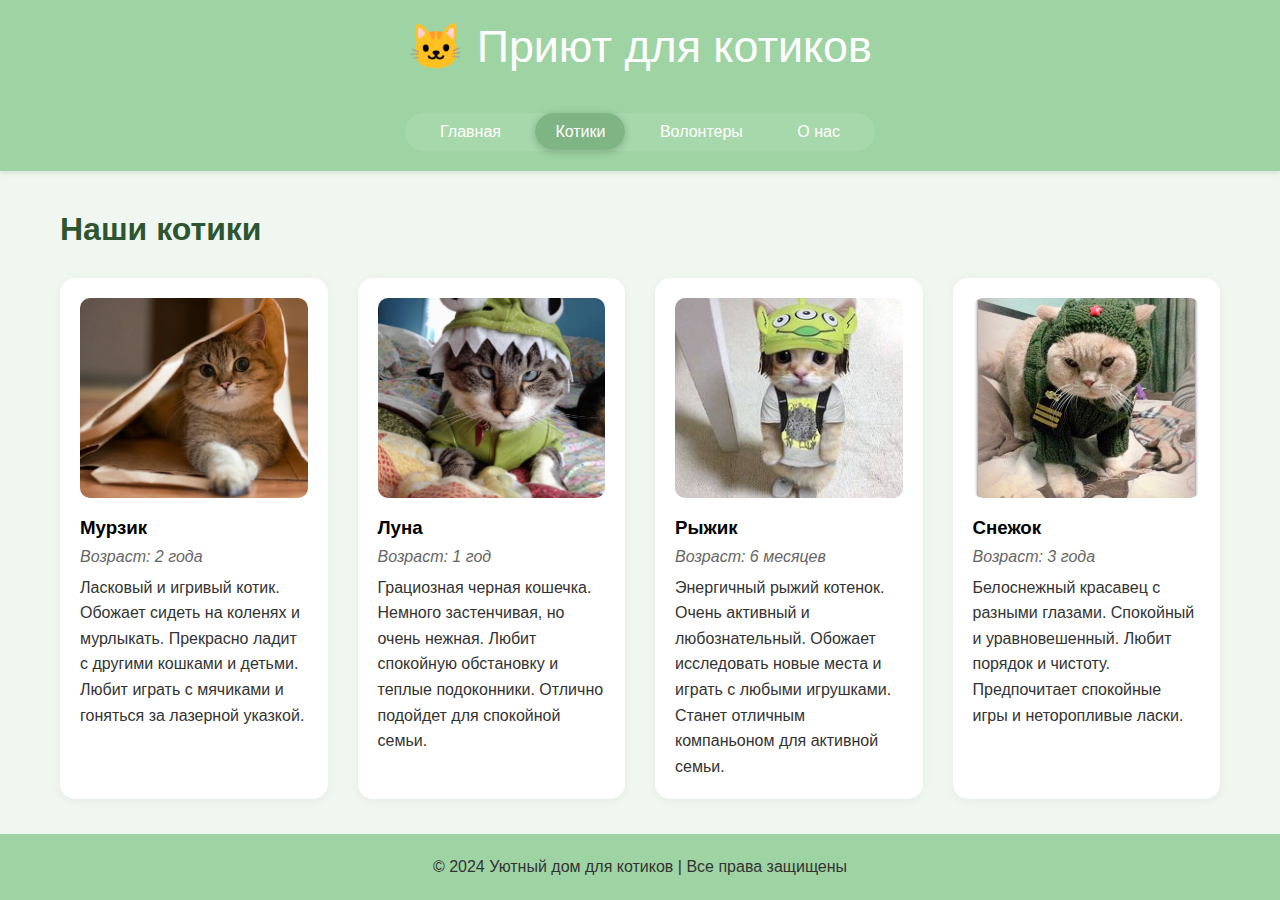
<file: cats.html>
<!DOCTYPE html>
<html lang="ru">
<head>
    <meta charset="UTF-8">
    <meta name="viewport" content="width=device-width, initial-scale=1.0">
    <title>Наши котики - Приют для котиков</title>
    <link rel="stylesheet" href="style.css">
</head>
<body>
    <header>
        <div class="logo">🐱 Приют для котиков</div>
        <nav class="main-nav">
            <a href="index.html">Главная</a>
            <a href="cats.html" class="active">Котики</a>
            <a href="volunteers.html">Волонтеры</a>
            <a href="about.html">О нас</a>
        </nav>
    </header>

    <div class="main-content">
        <h1>Наши котики</h1>
        <div class="cats-grid">
            <div class="cat-card">
                <img src="images/cat1.jpg" alt="Мурзик">
                <h3>Мурзик</h3>
                <p class="cat-age">Возраст: 2 года</p>
                <p>Ласковый и игривый котик. Обожает сидеть на коленях и мурлыкать. 
                   Прекрасно ладит с другими кошками и детьми. Любит играть с мячиками 
                   и гоняться за лазерной указкой.</p>
            </div>
            <div class="cat-card">
                <img src="images/cat2.jpg" alt="Луна">
                <h3>Луна</h3>
                <p class="cat-age">Возраст: 1 год</p>
                <p>Грациозная черная кошечка. Немного застенчивая, но очень нежная. 
                   Любит спокойную обстановку и теплые подоконники. Отлично подойдет 
                   для спокойной семьи.</p>
            </div>
            <div class="cat-card">
                <img src="images/cat3.jpg" alt="Рыжик">
                <h3>Рыжик</h3>
                <p class="cat-age">Возраст: 6 месяцев</p>
                <p>Энергичный рыжий котенок. Очень активный и любознательный. 
                   Обожает исследовать новые места и играть с любыми игрушками. 
                   Станет отличным компаньоном для активной семьи.</p>
            </div>
            <div class="cat-card">
                <img src="images/cat4.jpg" alt="Снежок">
                <h3>Снежок</h3>
                <p class="cat-age">Возраст: 3 года</p>
                <p>Белоснежный красавец с разными глазами. Спокойный и уравновешенный. 
                   Любит порядок и чистоту. Предпочитает спокойные игры и 
                   неторопливые ласки.</p>
            </div>
        </div>
    </div>

    <footer>
        <p>© 2024 Уютный дом для котиков | Все права защищены</p>
    </footer>
</body>
</html>
</file>
<file: style.css>
* {
    margin: 0;
    padding: 0;
    box-sizing: border-box;
    font-family: 'Segoe UI', Tahoma, Geneva, Verdana, sans-serif;
}

body {
    background-color: #f0f7f0;
}

header {
    background-color: #9ed4a3;
    padding: 20px;
    text-align: center;
    box-shadow: 0 2px 5px rgba(0,0,0,0.1);
}

.logo {
    font-size: 2.8em;
    color: white;
    margin-bottom: 20px;
}

.main-content {
    max-width: 1200px;
    margin: 40px auto;
    padding: 0 20px;
    margin-bottom: 80px;
}

.about-section {
    background-color: white;
    padding: 30px;
    border-radius: 15px;
    margin-bottom: 40px;
    box-shadow: 0 2px 10px rgba(0,0,0,0.05);
}

.volunteers-section {
    display: grid;
    grid-template-columns: repeat(auto-fit, minmax(300px, 1fr));
    gap: 20px;
    margin-top: 40px;
}

.volunteer-card {
    background-color: white;
    padding: 15px;
    border-radius: 15px;
    text-align: center;
    box-shadow: 0 2px 10px rgba(0,0,0,0.05);
}

.volunteer-card img {
    width: 120px;
    height: 120px;
    border-radius: 50%;
    margin-bottom: 10px;
    object-fit: cover;
}

h1, h2 {
    color: #2c5530;
    margin-bottom: 20px;
}

p {
    color: #333;
    line-height: 1.6;
}

footer {
    background-color: #9ed4a3;
    color: #2c5530;
    text-align: center;
    padding: 20px;
    position: fixed;
    bottom: 0;
    width: 100%;
}

.main-nav {
    margin-top: 20px;
}

.main-nav a {
    color: #2c5530;
    text-decoration: none;
    padding: 10px 20px;
    margin: 0 10px;
    border-radius: 20px;
    transition: background-color 0.3s;
}

.main-nav a:hover, .main-nav a.active {
    background-color: #7fb584;
    color: white;
}

/* Стили для страницы с котиками */
.cats-grid {
    display: grid;
    grid-template-columns: repeat(auto-fit, minmax(250px, 1fr));
    gap: 30px;
    margin-top: 30px;
}

.cat-card {
    background-color: white;
    padding: 20px;
    border-radius: 15px;
    box-shadow: 0 2px 10px rgba(0,0,0,0.05);
}

.cat-card img {
    width: 100%;
    height: 200px;
    object-fit: cover;
    border-radius: 10px;
    margin-bottom: 15px;
}

.cat-age {
    color: #666;
    font-style: italic;
    margin: 5px 0;
}

/* Стили для детальной страницы волонтеров */
.volunteers-detail {
    display: flex;
    flex-direction: column;
    gap: 40px;
    margin-top: 30px;
}

.volunteer-detail-card {
    background-color: white;
    padding: 30px;
    border-radius: 15px;
    box-shadow: 0 2px 10px rgba(0,0,0,0.05);
    display: grid;
    grid-template-columns: 200px 1fr;
    gap: 30px;
}

.volunteer-detail-card img {
    width: 200px;
    height: 200px;
    object-fit: cover;
    border-radius: 10px;
}

.volunteer-info h2 {
    margin-top: 0;
}

.volunteer-age {
    color: #666;
    font-style: italic;
    margin: 10px 0;
}

@media (max-width: 768px) {
    .volunteer-detail-card {
        grid-template-columns: 1fr;
        text-align: center;
    }
    
    .volunteer-detail-card img {
        margin: 0 auto;
    }
}

.main-header {
    background: linear-gradient(rgba(0, 0, 0, 0.5), rgba(0, 0, 0, 0.5)),
                url('images/fon.jpg');
    background-size: cover;
    background-position: center;
    padding: 40px 20px;
    color: white;
    text-align: center;
    min-height: 200px;
    display: flex;
    align-items: center;
    justify-content: center;
}

.header-content {
    max-width: 1200px;
    margin: 0 auto;
    width: 100%;
}

.logo {
    font-size: 2.8em;
    color: white;
    margin-bottom: 20px;
}

.main-nav {
    margin-top: 20px;
    background-color: rgba(255, 255, 255, 0.1);
    padding: 10px;
    border-radius: 30px;
    display: inline-block;
}

.main-nav a {
    color: white;
    text-decoration: none;
    padding: 10px 20px;
    margin: 0 5px;
    border-radius: 20px;
    transition: all 0.3s ease;
    font-weight: 500;
}

.main-nav a:hover, .main-nav a.active {
    background-color: #7fb584;
    color: white;
    box-shadow: 0 2px 10px rgba(0, 0, 0, 0.2);
}

/* Добавьте медиа-запрос для мобильных устройств */
@media (max-width: 768px) {
    .main-nav {
        display: flex;
        flex-direction: column;
        gap: 10px;
        padding: 15px;
    }

    .main-nav a {
        margin: 5px 0;
    }

    .logo {
        font-size: 2em;
    }
}

.donate-button {
    background-color: #7fb584;
    color: white;
    border: none;
    padding: 15px 30px;
    font-size: 1.2em;
    border-radius: 30px;
    cursor: pointer;
    transition: background-color 0.3s, transform 0.3s;
    margin-top: 20px;
    display: block;
    margin-left: auto;
    margin-right: auto;
}

.donate-button:hover {
    background-color: #6ea473;
    transform: scale(1.05);
}
</file>
